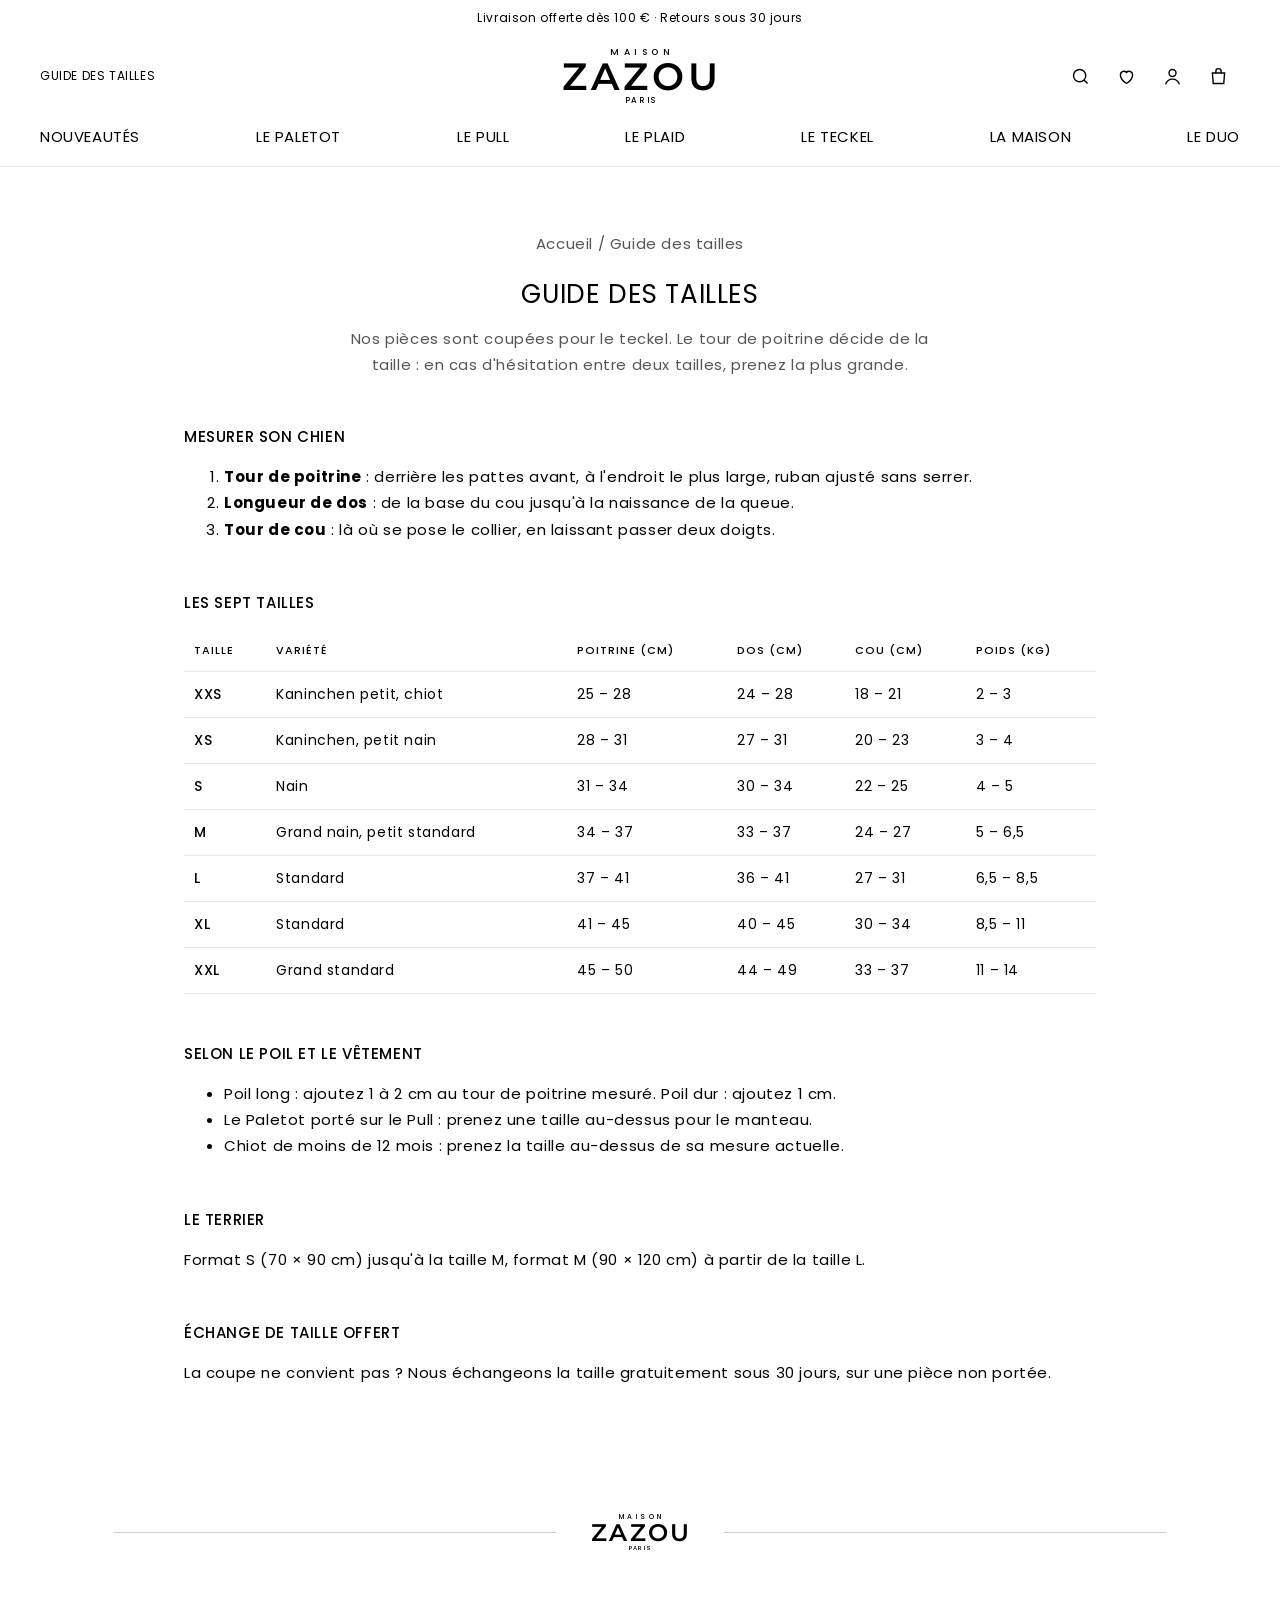
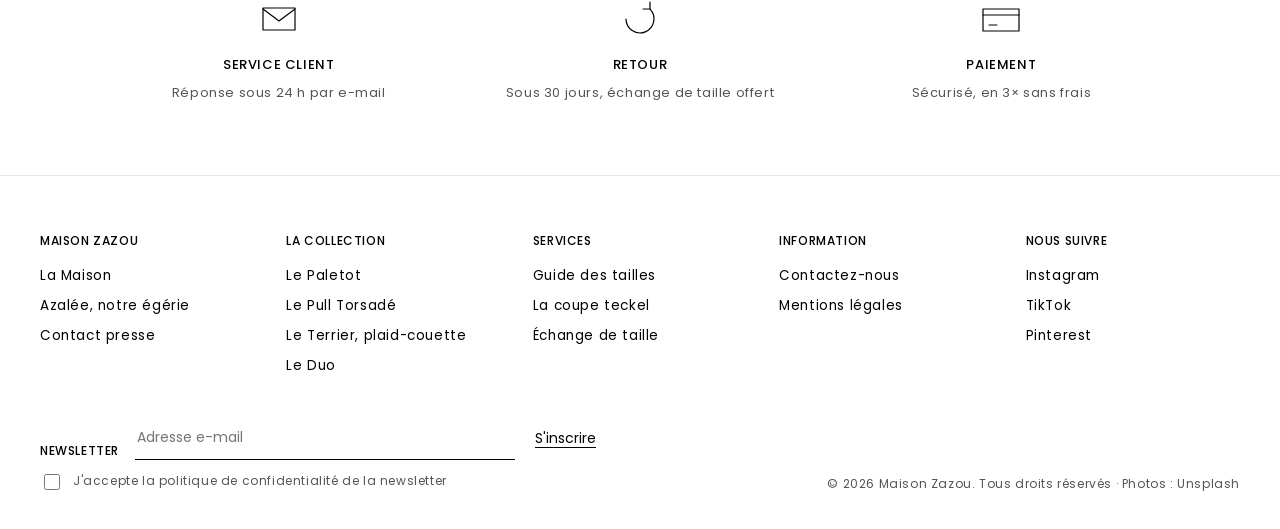
<file: guide-des-tailles.html>
<!doctype html>
<html lang="fr">
<head>
  <meta charset="utf-8">
  <meta name="viewport" content="width=device-width, initial-scale=1">
  <title>Guide des tailles – Maison Zazou</title>
  <meta name="description" content="Guide des tailles Maison Zazou : sept tailles pour le teckel, du kaninchen au grand standard.">
  <meta property="og:title" content="Guide des tailles – Maison Zazou">
  <meta property="og:description" content="Guide des tailles Maison Zazou : sept tailles pour le teckel, du kaninchen au grand standard.">
  <meta property="og:image" content="https://images.unsplash.com/photo-1536867520774-5b4f2628a69b?w=1200&q=80&auto=format&fit=crop">
  <meta property="og:type" content="website">
  <link rel="icon" href="favicon.svg" type="image/svg+xml">
  <link rel="preconnect" href="https://fonts.googleapis.com">
  <link rel="preconnect" href="https://fonts.gstatic.com" crossorigin>
  <link rel="preconnect" href="https://images.unsplash.com">
  <link rel="stylesheet" href="https://fonts.googleapis.com/css2?family=Montserrat:wght@600&family=Poppins:wght@300;400;500;700&display=swap">
  <link rel="stylesheet" href="styles.css?v=20261017-3">
  <script src="site.js?v=20261017-3" defer></script>
</head>
<body>
<a class="skip-link" href="#contenu">Aller au contenu</a>
<div class="site-top">
  <p class="announce">Livraison offerte dès 100 € · Retours sous 30 jours</p>
  <header class="header">
    <div class="header__row">
      <div class="header__side header__side--left">
        <button class="icon-btn burger" type="button" aria-label="Ouvrir le menu" aria-expanded="false" aria-controls="menu"><svg aria-hidden="true" viewBox="0 0 24 24" fill="none" stroke="currentColor" stroke-width="1.6"><path d="M3 7h18M3 12h18M3 17h18"/></svg></button>
        <a class="nav-link-text" href="guide-des-tailles.html">Guide des tailles</a>
      </div>
      <a class="logo" href="index.html" aria-label="Maison Zazou, accueil">
        <span class="logo__maison">MAISON</span><span class="logo__name">ZAZOU</span><span class="logo__paris">PARIS</span>
      </a>
      <div class="header__side header__side--right">
        <button class="icon-btn hide-mobile" type="button" aria-label="Rechercher"><svg aria-hidden="true" viewBox="0 0 24 24" fill="none" stroke="currentColor" stroke-width="1.6"><circle cx="11" cy="11" r="7"/><path d="M20 20l-4-4"/></svg></button>
        <button class="icon-btn hide-mobile" type="button" aria-label="Mes favoris"><svg aria-hidden="true" viewBox="0 0 24 24" fill="none" stroke="currentColor" stroke-width="1.6"><path d="M12 20s-7-4.4-7-10a4 4 0 017-2.6A4 4 0 0119 10c0 5.6-7 10-7 10z"/></svg></button>
        <button class="icon-btn hide-mobile" type="button" aria-label="Mon compte"><svg aria-hidden="true" viewBox="0 0 24 24" fill="none" stroke="currentColor" stroke-width="1.6"><circle cx="12" cy="8" r="4"/><path d="M4 21c1.5-4 4.5-6 8-6s6.5 2 8 6"/></svg></button>
        <button class="icon-btn" type="button" aria-label="Panier, 0 article"><svg aria-hidden="true" viewBox="0 0 24 24" fill="none" stroke="currentColor" stroke-width="1.6"><path d="M5 8h14l-1 12H6L5 8z"/><path d="M9 8V6a3 3 0 016 0v2"/></svg></button>
      </div>
    </div>
    <nav id="menu" class="nav" aria-label="Navigation principale">
      <button class="icon-btn menu-close nav__extra" type="button" aria-label="Fermer le menu"><svg aria-hidden="true" viewBox="0 0 24 24" fill="none" stroke="currentColor" stroke-width="1.6"><path d="M6 6l12 12M18 6L6 18"/></svg></button>
      <a href="collection.html">Nouveautés</a>
      <a href="le-paletot.html">Le Paletot</a>
      <a href="le-pull.html">Le Pull</a>
      <a href="le-terrier.html">Le Plaid</a>
      <a href="le-teckel.html">Le Teckel</a>
      <a href="la-maison.html">La Maison</a>
      <a href="le-duo.html">Le Duo</a>
      <a class="nav__extra" href="guide-des-tailles.html">Guide des tailles</a>
    </nav>
  </header>
</div>

<main id="contenu">
  <div class="page">
  <p class="breadcrumb" style="text-align:center"><a href="index.html">Accueil</a> / Guide des tailles</p>
  <h1>Guide des tailles</h1>
  <p class="lead">Nos pièces sont coupées pour le teckel. Le tour de poitrine décide de la taille : en cas d'hésitation entre deux tailles, prenez la plus grande.</p>
  <h2>Mesurer son chien</h2>
  <ol>
    <li><strong>Tour de poitrine</strong> : derrière les pattes avant, à l'endroit le plus large, ruban ajusté sans serrer.</li>
    <li><strong>Longueur de dos</strong> : de la base du cou jusqu'à la naissance de la queue.</li>
    <li><strong>Tour de cou</strong> : là où se pose le collier, en laissant passer deux doigts.</li>
  </ol>
  <h2>Les sept tailles</h2>
  <div class="table-wrap">
    <table class="size-table">
      <thead><tr><th scope="col">Taille</th><th scope="col">Variété</th><th scope="col">Poitrine (cm)</th><th scope="col">Dos (cm)</th><th scope="col">Cou (cm)</th><th scope="col">Poids (kg)</th></tr></thead>
      <tbody>
        <tr><td>XXS</td><td>Kaninchen petit, chiot</td><td>25 – 28</td><td>24 – 28</td><td>18 – 21</td><td>2 – 3</td></tr>
        <tr><td>XS</td><td>Kaninchen, petit nain</td><td>28 – 31</td><td>27 – 31</td><td>20 – 23</td><td>3 – 4</td></tr>
        <tr><td>S</td><td>Nain</td><td>31 – 34</td><td>30 – 34</td><td>22 – 25</td><td>4 – 5</td></tr>
        <tr><td>M</td><td>Grand nain, petit standard</td><td>34 – 37</td><td>33 – 37</td><td>24 – 27</td><td>5 – 6,5</td></tr>
        <tr><td>L</td><td>Standard</td><td>37 – 41</td><td>36 – 41</td><td>27 – 31</td><td>6,5 – 8,5</td></tr>
        <tr><td>XL</td><td>Standard</td><td>41 – 45</td><td>40 – 45</td><td>30 – 34</td><td>8,5 – 11</td></tr>
        <tr><td>XXL</td><td>Grand standard</td><td>45 – 50</td><td>44 – 49</td><td>33 – 37</td><td>11 – 14</td></tr>
      </tbody>
    </table>
  </div>
  <h2>Selon le poil et le vêtement</h2>
  <ul>
    <li>Poil long : ajoutez 1 à 2 cm au tour de poitrine mesuré. Poil dur : ajoutez 1 cm.</li>
    <li>Le Paletot porté sur le Pull : prenez une taille au-dessus pour le manteau.</li>
    <li>Chiot de moins de 12 mois : prenez la taille au-dessus de sa mesure actuelle.</li>
  </ul>
  <h2>Le Terrier</h2>
  <p>Format S (70 × 90 cm) jusqu'à la taille M, format M (90 × 120 cm) à partir de la taille L.</p>
  <h2 id="echange">Échange de taille offert</h2>
  <p>La coupe ne convient pas ? Nous échangeons la taille gratuitement sous 30 jours, sur une pièce non portée.</p>
  </div>
  <section class="promise" aria-label="Nos engagements">
    <div class="promise__divider">
      <span class="logo logo--small" aria-hidden="true"><span class="logo__maison">MAISON</span><span class="logo__name">ZAZOU</span><span class="logo__paris">PARIS</span></span>
    </div>
    <div class="promise__grid">
      <div class="promise__item">
        <svg aria-hidden="true" viewBox="0 0 48 48" fill="none" stroke="#000" stroke-width="1.2" stroke-linecap="round" stroke-linejoin="round"><path d="M8 13h32v22H8z"/><path d="M8 14l16 12 16-12"/></svg>
        <span class="promise__title">Service client</span>
        <span class="promise__text">Réponse sous 24 h par e-mail</span>
      </div>
      <div class="promise__item">
        <svg aria-hidden="true" viewBox="0 0 48 48" fill="none" stroke="#000" stroke-width="1.2" stroke-linecap="round" stroke-linejoin="round"><path d="M10 24a14 14 0 1024-9.9"/><path d="M34 7v7h-7"/></svg>
        <span class="promise__title">Retour</span>
        <span class="promise__text">Sous 30 jours, échange de taille offert</span>
      </div>
      <div class="promise__item">
        <svg aria-hidden="true" viewBox="0 0 48 48" fill="none" stroke="#000" stroke-width="1.2" stroke-linecap="round" stroke-linejoin="round"><path d="M6 14h36v22H6z"/><path d="M6 20h36"/><path d="M12 30h8"/></svg>
        <span class="promise__title">Paiement</span>
        <span class="promise__text">Sécurisé, en 3× sans frais</span>
      </div>
    </div>
  </section>
</main>

<footer class="footer" id="contact">
  <div class="footer__inner">
    <div class="footer__cols">
      <nav class="footer__col" aria-label="Maison Zazou">
        <span class="footer__heading">Maison Zazou</span>
        <a href="la-maison.html">La Maison</a>
        <a href="la-maison.html">Azalée, notre égérie</a>
        <a href="mailto:contact@maisonzazou.fr">Contact presse</a>
      </nav>
      <nav class="footer__col" aria-label="La collection">
        <span class="footer__heading">La collection</span>
        <a href="le-paletot.html">Le Paletot</a>
        <a href="le-pull.html">Le Pull Torsadé</a>
        <a href="le-terrier.html">Le Terrier, plaid-couette</a>
        <a href="le-duo.html">Le Duo</a>
      </nav>
      <nav class="footer__col" aria-label="Services">
        <span class="footer__heading">Services</span>
        <a href="guide-des-tailles.html">Guide des tailles</a>
        <a href="le-teckel.html">La coupe teckel</a>
        <a href="guide-des-tailles.html#echange">Échange de taille</a>
      </nav>
      <nav class="footer__col" aria-label="Information">
        <span class="footer__heading">Information</span>
        <a href="mailto:contact@maisonzazou.fr">Contactez-nous</a>
        <a href="mentions-legales.html">Mentions légales</a>
      </nav>
      <nav class="footer__col" aria-label="Nous suivre">
        <span class="footer__heading">Nous suivre</span>
        <a href="#">Instagram</a>
        <a href="#">TikTok</a>
        <a href="#">Pinterest</a>
      </nav>
    </div>
    <div class="footer__bottom">
      <form class="newsletter" name="newsletter" method="POST" data-netlify="true" netlify-honeypot="bot-field" data-ok="Merci ! Vous recevrez les avant-premières de la Maison.">
        <input type="hidden" name="form-name" value="newsletter">
        <p class="visually-hidden"><label>Ne pas remplir : <input name="bot-field"></label></p>
        <div class="newsletter__row">
          <label class="newsletter__label" for="nl-email">Newsletter</label>
          <input id="nl-email" name="email" type="email" placeholder="Adresse e-mail" autocomplete="email" required>
          <button type="submit">S'inscrire</button>
        </div>
        <label class="newsletter__consent"><input type="checkbox" name="consentement" required>J'accepte la politique de confidentialité de la newsletter</label>
      </form>
      <span class="copyright">© 2026 Maison Zazou. Tous droits réservés · Photos : Unsplash</span>
    </div>
  </div>
</footer>
</body>
</html>
</file>
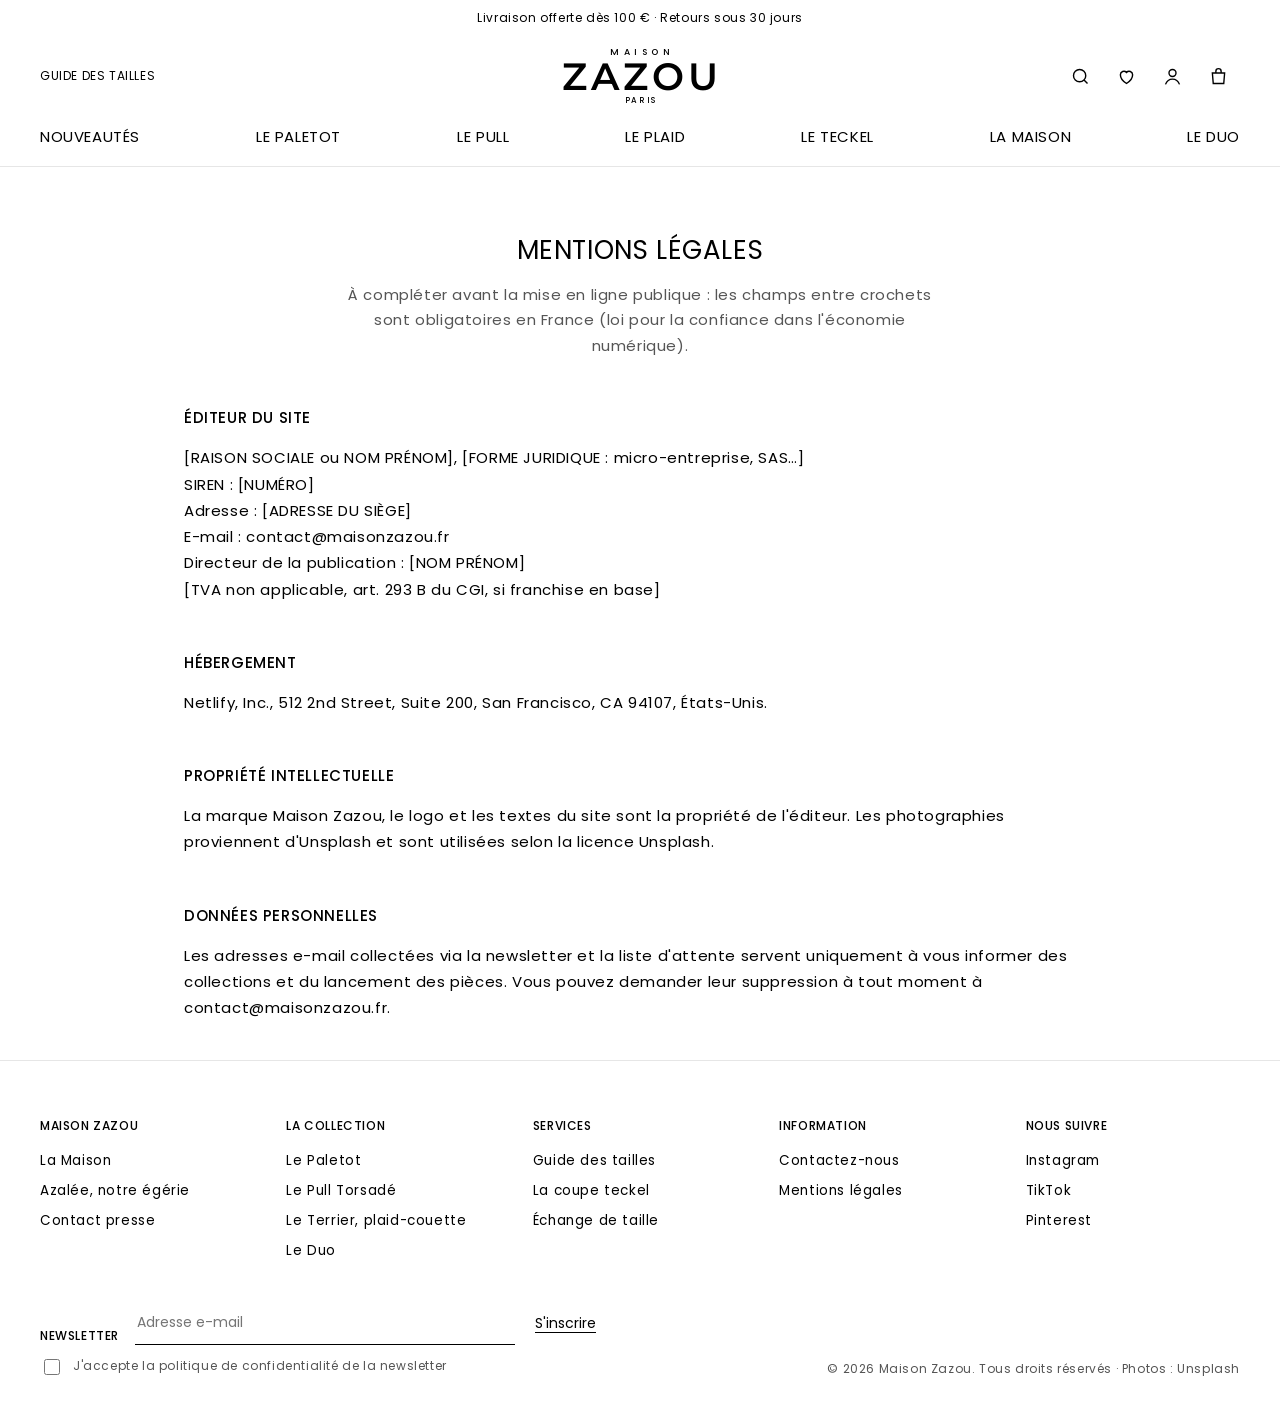
<file: mentions-legales.html>
<!doctype html>
<html lang="fr">
<head>
  <meta charset="utf-8">
  <meta name="viewport" content="width=device-width, initial-scale=1">
  <title>Mentions légales – Maison Zazou</title>
  <meta name="description" content="Mentions légales de Maison Zazou.">
  <meta property="og:title" content="Mentions légales – Maison Zazou">
  <meta property="og:description" content="Mentions légales de Maison Zazou.">
  <meta property="og:image" content="https://images.unsplash.com/photo-1665004063236-998c3f11ce4b?w=1200&q=80&auto=format&fit=crop">
  <meta property="og:type" content="website">
  <link rel="icon" href="favicon.svg" type="image/svg+xml">
  <link rel="preconnect" href="https://fonts.googleapis.com">
  <link rel="preconnect" href="https://fonts.gstatic.com" crossorigin>
  <link rel="preconnect" href="https://images.unsplash.com">
  <link rel="stylesheet" href="https://fonts.googleapis.com/css2?family=Montserrat:wght@600&family=Poppins:wght@300;400;500;700&display=swap">
  <link rel="stylesheet" href="styles.css?v=20261017-3">
  <script src="site.js?v=20261017-3" defer></script>
</head>
<body>
<a class="skip-link" href="#contenu">Aller au contenu</a>
<div class="site-top">
  <p class="announce">Livraison offerte dès 100 € · Retours sous 30 jours</p>
  <header class="header">
    <div class="header__row">
      <div class="header__side header__side--left">
        <button class="icon-btn burger" type="button" aria-label="Ouvrir le menu" aria-expanded="false" aria-controls="menu"><svg aria-hidden="true" viewBox="0 0 24 24" fill="none" stroke="currentColor" stroke-width="1.6"><path d="M3 7h18M3 12h18M3 17h18"/></svg></button>
        <a class="nav-link-text" href="guide-des-tailles.html">Guide des tailles</a>
      </div>
      <a class="logo" href="index.html" aria-label="Maison Zazou, accueil">
        <span class="logo__maison">MAISON</span><span class="logo__name">ZAZOU</span><span class="logo__paris">PARIS</span>
      </a>
      <div class="header__side header__side--right">
        <button class="icon-btn hide-mobile" type="button" aria-label="Rechercher"><svg aria-hidden="true" viewBox="0 0 24 24" fill="none" stroke="currentColor" stroke-width="1.6"><circle cx="11" cy="11" r="7"/><path d="M20 20l-4-4"/></svg></button>
        <button class="icon-btn hide-mobile" type="button" aria-label="Mes favoris"><svg aria-hidden="true" viewBox="0 0 24 24" fill="none" stroke="currentColor" stroke-width="1.6"><path d="M12 20s-7-4.4-7-10a4 4 0 017-2.6A4 4 0 0119 10c0 5.6-7 10-7 10z"/></svg></button>
        <button class="icon-btn hide-mobile" type="button" aria-label="Mon compte"><svg aria-hidden="true" viewBox="0 0 24 24" fill="none" stroke="currentColor" stroke-width="1.6"><circle cx="12" cy="8" r="4"/><path d="M4 21c1.5-4 4.5-6 8-6s6.5 2 8 6"/></svg></button>
        <button class="icon-btn" type="button" aria-label="Panier, 0 article"><svg aria-hidden="true" viewBox="0 0 24 24" fill="none" stroke="currentColor" stroke-width="1.6"><path d="M5 8h14l-1 12H6L5 8z"/><path d="M9 8V6a3 3 0 016 0v2"/></svg></button>
      </div>
    </div>
    <nav id="menu" class="nav" aria-label="Navigation principale">
      <button class="icon-btn menu-close nav__extra" type="button" aria-label="Fermer le menu"><svg aria-hidden="true" viewBox="0 0 24 24" fill="none" stroke="currentColor" stroke-width="1.6"><path d="M6 6l12 12M18 6L6 18"/></svg></button>
      <a href="collection.html">Nouveautés</a>
      <a href="le-paletot.html">Le Paletot</a>
      <a href="le-pull.html">Le Pull</a>
      <a href="le-terrier.html">Le Plaid</a>
      <a href="le-teckel.html">Le Teckel</a>
      <a href="la-maison.html">La Maison</a>
      <a href="le-duo.html">Le Duo</a>
      <a class="nav__extra" href="guide-des-tailles.html">Guide des tailles</a>
    </nav>
  </header>
</div>

<main id="contenu">
  <div class="page">
  <h1>Mentions légales</h1>
  <p class="lead">À compléter avant la mise en ligne publique : les champs entre crochets sont obligatoires en France (loi pour la confiance dans l'économie numérique).</p>
  <h2>Éditeur du site</h2>
  <p>[RAISON SOCIALE ou NOM PRÉNOM], [FORME JURIDIQUE : micro-entreprise, SAS…]<br>
  SIREN : [NUMÉRO]<br>Adresse : [ADRESSE DU SIÈGE]<br>E-mail : contact@maisonzazou.fr<br>
  Directeur de la publication : [NOM PRÉNOM]<br>[TVA non applicable, art. 293 B du CGI, si franchise en base]</p>
  <h2>Hébergement</h2>
  <p>Netlify, Inc., 512 2nd Street, Suite 200, San Francisco, CA 94107, États-Unis.</p>
  <h2>Propriété intellectuelle</h2>
  <p>La marque Maison Zazou, le logo et les textes du site sont la propriété de l'éditeur. Les photographies proviennent d'Unsplash et sont utilisées selon la licence Unsplash.</p>
  <h2>Données personnelles</h2>
  <p>Les adresses e-mail collectées via la newsletter et la liste d'attente servent uniquement à vous informer des collections et du lancement des pièces. Vous pouvez demander leur suppression à tout moment à contact@maisonzazou.fr.</p>
  </div>
</main>

<footer class="footer" id="contact">
  <div class="footer__inner">
    <div class="footer__cols">
      <nav class="footer__col" aria-label="Maison Zazou">
        <span class="footer__heading">Maison Zazou</span>
        <a href="la-maison.html">La Maison</a>
        <a href="la-maison.html">Azalée, notre égérie</a>
        <a href="mailto:contact@maisonzazou.fr">Contact presse</a>
      </nav>
      <nav class="footer__col" aria-label="La collection">
        <span class="footer__heading">La collection</span>
        <a href="le-paletot.html">Le Paletot</a>
        <a href="le-pull.html">Le Pull Torsadé</a>
        <a href="le-terrier.html">Le Terrier, plaid-couette</a>
        <a href="le-duo.html">Le Duo</a>
      </nav>
      <nav class="footer__col" aria-label="Services">
        <span class="footer__heading">Services</span>
        <a href="guide-des-tailles.html">Guide des tailles</a>
        <a href="le-teckel.html">La coupe teckel</a>
        <a href="guide-des-tailles.html#echange">Échange de taille</a>
      </nav>
      <nav class="footer__col" aria-label="Information">
        <span class="footer__heading">Information</span>
        <a href="mailto:contact@maisonzazou.fr">Contactez-nous</a>
        <a href="mentions-legales.html">Mentions légales</a>
      </nav>
      <nav class="footer__col" aria-label="Nous suivre">
        <span class="footer__heading">Nous suivre</span>
        <a href="#">Instagram</a>
        <a href="#">TikTok</a>
        <a href="#">Pinterest</a>
      </nav>
    </div>
    <div class="footer__bottom">
      <form class="newsletter" name="newsletter" method="POST" data-netlify="true" netlify-honeypot="bot-field" data-ok="Merci ! Vous recevrez les avant-premières de la Maison.">
        <input type="hidden" name="form-name" value="newsletter">
        <p class="visually-hidden"><label>Ne pas remplir : <input name="bot-field"></label></p>
        <div class="newsletter__row">
          <label class="newsletter__label" for="nl-email">Newsletter</label>
          <input id="nl-email" name="email" type="email" placeholder="Adresse e-mail" autocomplete="email" required>
          <button type="submit">S'inscrire</button>
        </div>
        <label class="newsletter__consent"><input type="checkbox" name="consentement" required>J'accepte la politique de confidentialité de la newsletter</label>
      </form>
      <span class="copyright">© 2026 Maison Zazou. Tous droits réservés · Photos : Unsplash</span>
    </div>
  </div>
</footer>
</body>
</html>
</file>
<file: styles.css>
/* =========================================================
   Maison Zazou — feuille de style
   Structure calquée sur les codes des maisons parisiennes :
   en-tête collant, grandes images, textes courts et centrés.
   ========================================================= */
:root {
  --ink: #000;
  --muted: #555;
  --line: #e6e6e6;
  --cream: #f7f4f1;
  --choco: #3b2a20;
  --white: #fff;
  --font: 'Poppins', system-ui, -apple-system, sans-serif;
  --logo: 'Montserrat', 'Poppins', sans-serif;
  --gutter: 40px;
  --section: 88px;
  --ease: cubic-bezier(.22, .61, .36, 1);
}

* { box-sizing: border-box; }
html { scroll-behavior: smooth; -webkit-text-size-adjust: 100%; }
body {
  margin: 0; background: var(--white); color: var(--ink);
  font-family: var(--font); font-size: 16px; letter-spacing: .6px;
  -webkit-font-smoothing: antialiased;
  animation: page-in .5s var(--ease) both;
}
@keyframes page-in { from { opacity: 0; } to { opacity: 1; } }
img { display: block; max-width: 100%; }
a { color: inherit; text-decoration: none; transition: opacity .25s var(--ease); }
a:hover { opacity: .7; }
button { font: inherit; color: inherit; }
.visually-hidden { position: absolute; width: 1px; height: 1px; padding: 0; margin: -1px; overflow: hidden; clip: rect(0 0 0 0); white-space: nowrap; border: 0; }
.skip-link { position: absolute; left: -9999px; top: 0; background: #fff; padding: 8px 12px; z-index: 200; }
.skip-link:focus { left: 8px; }
body.menu-open { overflow: hidden; }
body.menu-open::after { content: ''; position: fixed; inset: 0; background: rgba(0,0,0,.35); z-index: 40; animation: page-in .3s var(--ease); }

/* ---------- Logo ---------- */
.logo { display: flex; flex-direction: column; align-items: center; line-height: 1; }
.logo:hover { opacity: 1; }
.logo__maison { font-size: 9px; font-weight: 500; letter-spacing: .5em; padding-left: .5em; }
.logo__name { font-family: var(--logo); font-weight: 600; font-size: 38px; letter-spacing: .1em; padding-left: .1em; line-height: 1.05; transition: font-size .35s var(--ease); }
.logo__paris { font-size: 8px; font-weight: 500; letter-spacing: .2em; padding-left: .2em; }
.logo--small .logo__maison { font-size: 7px; }
.logo--small .logo__name { font-size: 24px; }
.logo--small .logo__paris { font-size: 6px; }

/* ---------- En-tête collant ---------- */
.site-top {
  position: sticky; top: 0; z-index: 50;
  background: var(--white); color: var(--ink);
  border-bottom: 1px solid var(--line);
  transition: background-color .35s var(--ease), color .35s var(--ease), border-color .35s var(--ease);
}
/* Accueil : posé sur la photo, devient blanc dès qu'on descend */
.site-top--overlay { position: fixed; left: 0; right: 0; background: transparent; color: var(--white); border-color: transparent; }
.site-top--overlay::before { content: ''; position: absolute; inset: 0 0 -60px; background: linear-gradient(rgba(0,0,0,.42), rgba(0,0,0,0)); pointer-events: none; transition: opacity .35s var(--ease); z-index: -1; }
.site-top.is-scrolled { background: var(--white); color: var(--ink); border-color: var(--line); }
.site-top.is-scrolled::before { opacity: 0; }
.announce { margin: 0; text-align: center; font-size: 12px; padding: 9px 16px; max-height: 40px; overflow: hidden; transition: max-height .35s var(--ease), padding .35s var(--ease); }
.site-top.is-scrolled .logo__name { font-size: 32px; }

.header { max-width: 1440px; margin: 0 auto; padding: 12px var(--gutter) 0; }
.header__row { display: grid; grid-template-columns: 1fr auto 1fr; align-items: center; gap: 16px; }
.header__side { display: flex; align-items: center; gap: 2px; }
.header__side--left { font-size: 12px; text-transform: uppercase; }
.header__side--right { justify-content: flex-end; }
.icon-btn { width: 44px; height: 44px; border: 0; background: transparent; cursor: pointer; display: inline-flex; align-items: center; justify-content: center; color: inherit; transition: opacity .25s var(--ease); }
.icon-btn:hover { opacity: .65; }
.icon-btn svg { width: 21px; height: 21px; }
.burger { display: none; }
.nav { display: flex; justify-content: space-between; gap: 8px 24px; padding: 16px 0 14px; font-size: 15px; text-transform: uppercase; }
.nav a { position: relative; padding: 4px 0; }
.nav a::after { content: ''; position: absolute; left: 0; right: 0; bottom: 0; height: 1px; background: currentColor; transform: scaleX(0); transform-origin: left; transition: transform .35s var(--ease); }
.nav a:hover { opacity: 1; }
.nav a:hover::after, .nav a[aria-current="page"]::after { transform: scaleX(1); }
.nav__extra { display: none; }

/* ---------- Photos ---------- */
.photo { position: relative; overflow: hidden; background: #e9e4de; display: block; min-width: 0; }
.photo img { width: 100%; height: 100%; object-fit: cover; transition: transform 1.1s var(--ease), opacity .6s var(--ease); }
.photo img.is-loading { opacity: 0; }
a:hover .photo img, .photo--zoom:hover img { transform: scale(1.04); }
a:hover .photo { opacity: 1; }
/* Ombre basse : lisibilité des libellés sans assombrir toute la photo */
.photo--foot::after { content: ''; position: absolute; inset: 45% 0 0 0; background: linear-gradient(rgba(0,0,0,0), rgba(0,0,0,.5)); pointer-events: none; }

/* Libellé « — TEXTE » */
.dash-link { display: inline-flex; align-items: center; gap: 14px; font-size: 13px; text-transform: uppercase; white-space: nowrap; }
.dash-link::before { content: ''; width: 32px; height: 1px; background: currentColor; transition: width .35s var(--ease); }
a.dash-link:hover, a:hover > .dash-link { opacity: 1; }
a.dash-link:hover::before, a:hover > .dash-link::before { width: 48px; }

/* ---------- Ouverture ---------- */
.hero { position: relative; height: 88vh; min-height: 520px; max-height: 820px; display: grid; grid-template-columns: 1fr 1fr; }
.hero .photo { height: 100%; }
.hero__label { position: absolute; bottom: 40px; left: 50%; transform: translateX(-50%); color: var(--white); z-index: 2; }

/* ---------- Rangée de produits ---------- */
.products { display: grid; grid-template-columns: repeat(4, minmax(0, 1fr)); gap: 40px 20px; max-width: 1240px; margin: 0 auto; padding: 56px var(--gutter) var(--section); }
.products--3 { grid-template-columns: repeat(3, minmax(0, 1fr)); max-width: 1000px; }
.products--2 { grid-template-columns: repeat(2, minmax(0, 1fr)); max-width: 720px; }
.product { display: flex; flex-direction: column; align-items: center; text-align: center; }
.product:hover { opacity: 1; }
.product .photo { width: 100%; aspect-ratio: 1 / 1; background: var(--cream); }
.product__line { margin-top: 18px; font-size: 10.5px; letter-spacing: 1.5px; text-transform: uppercase; color: var(--muted); }
.product__name { margin: 6px 0 0; font-size: 14px; text-transform: uppercase; font-weight: 400; }
.product__price { margin-top: 6px; font-size: 13.5px; }
.product__price s { color: var(--muted); margin-left: 8px; }

/* ---------- Bannière Duo : texte sur aplat, photo à droite ---------- */
.duo { display: grid; grid-template-columns: 1fr 1fr; height: 520px; }
.duo__panel { background: var(--choco); color: var(--white); display: flex; flex-direction: column; justify-content: center; align-items: center; gap: 22px; padding: 64px 32px; text-align: center; }
.duo__panel:hover { opacity: 1; }
.duo__title { margin: 0; font-weight: 700; font-size: clamp(56px, 6vw, 88px); line-height: .92; text-transform: uppercase; letter-spacing: 0; }
.duo__sub { margin: 0; font-size: 13px; letter-spacing: 1.5px; text-transform: uppercase; opacity: .85; }
.duo .photo { height: 100%; }

/* ---------- Titres de section ---------- */
.section { padding-top: var(--section); }
.section-title { margin: 0 0 36px; text-align: center; font-size: 20px; font-weight: 400; text-transform: uppercase; }

/* ---------- Tuiles 2 × 2 ---------- */
.tiles { display: grid; grid-template-columns: repeat(2, minmax(0, 1fr)); gap: 4px; }
.tile { position: relative; display: block; aspect-ratio: 16 / 9; color: var(--white); }
.tile:hover { opacity: 1; }
.tile .photo { position: absolute; inset: 0; }
.tile .dash-link { position: absolute; bottom: 30px; left: 50%; transform: translateX(-50%); z-index: 2; }

/* ---------- Bandeau pleine largeur ---------- */
.wide { position: relative; display: block; aspect-ratio: 12 / 5; max-height: 600px; width: 100%; margin-top: 4px; color: var(--white); }
.wide:hover { opacity: 1; }
.wide .photo { position: absolute; inset: 0; }
.wide .dash-link { position: absolute; bottom: 40px; left: 50%; transform: translateX(-50%); z-index: 2; }

/* ---------- Deux images à cartouche ---------- */
.ateliers { display: grid; grid-template-columns: repeat(2, minmax(0, 1fr)); gap: 8px; max-width: 1240px; margin: 0 auto; padding: 0 var(--gutter); }
.atelier { position: relative; aspect-ratio: 16 / 7; display: flex; align-items: center; justify-content: center; }
.atelier:hover { opacity: 1; }
.atelier .photo { position: absolute; inset: 0; }
.atelier__label { position: relative; z-index: 2; background: var(--white); color: var(--ink); padding: 12px 20px; font-size: 14px; text-transform: uppercase; transition: padding .35s var(--ease); }
.atelier:hover .atelier__label { padding: 12px 28px; }

/* ---------- Engagements ---------- */
.promise { max-width: 1100px; margin: 0 auto; padding: var(--section) 24px 72px; }
.promise__divider { display: flex; align-items: center; gap: 32px; }
.promise__divider::before, .promise__divider::after { content: ''; flex: 1 1 0; height: 1px; background: #ccc; }
.promise__grid { margin-top: 44px; display: grid; grid-template-columns: repeat(3, minmax(0, 1fr)); gap: 32px; text-align: center; }
.promise__item { display: flex; flex-direction: column; align-items: center; gap: 8px; }
.promise__item svg { width: 48px; height: 48px; margin-bottom: 4px; }
.promise__title { font-size: 13px; text-transform: uppercase; font-weight: 500; }
.promise__text { font-size: 13px; color: var(--muted); }

/* ---------- Pied de page ---------- */
.footer { border-top: 1px solid var(--line); }
.footer__inner { max-width: 1440px; margin: 0 auto; padding: 56px var(--gutter) 36px; display: flex; flex-direction: column; gap: 40px; }
.footer__cols { display: grid; grid-template-columns: repeat(5, minmax(0, 1fr)); gap: 32px; font-size: 13.5px; }
.footer__col { display: flex; flex-direction: column; gap: 10px; }
.footer__heading { font-size: 12px; font-weight: 500; text-transform: uppercase; margin-bottom: 6px; }
.footer__bottom { display: flex; flex-wrap: wrap; justify-content: space-between; align-items: flex-end; gap: 24px; }
.newsletter { display: flex; flex-direction: column; gap: 12px; flex: 0 1 560px; }
.newsletter__row { display: flex; flex-wrap: wrap; align-items: flex-end; gap: 16px; }
.newsletter__label { font-size: 12px; font-weight: 500; text-transform: uppercase; }
.newsletter input[type=email] { flex: 1 1 220px; min-height: 44px; border: 0; border-bottom: 1px solid var(--ink); background: transparent; font: 14px var(--font); color: var(--ink); padding: 0 2px; border-radius: 0; }
.newsletter input[type=email]:focus { outline: none; border-bottom-width: 2px; }
.newsletter button { min-height: 44px; border: 0; background: transparent; cursor: pointer; font-size: 14px; padding: 0 4px; text-decoration: underline; text-underline-offset: 4px; }
.newsletter__consent { display: flex; gap: 10px; align-items: flex-start; font-size: 12px; color: var(--muted); line-height: 1.5; }
.newsletter__consent input { margin-top: 2px; width: 16px; height: 16px; }
.copyright { font-size: 12px; color: var(--muted); }

/* ---------- Pages éditoriales (Maison, Teckel) ---------- */
.manifesto__hero { height: 60vh; min-height: 360px; max-height: 560px; }
.manifesto__image { aspect-ratio: 16 / 9; max-width: 960px; margin: 0 auto; }
.manifesto__intro { max-width: 720px; margin: 0 auto; padding: 72px 24px 56px; text-align: center; }
.manifesto__intro h1 { margin: 0 0 16px; font-size: 26px; font-weight: 400; text-transform: uppercase; }
.manifesto__intro p { margin: 0; font-size: 16px; line-height: 1.8; color: var(--muted); }
.manifesto__block { max-width: 680px; margin: 0 auto; padding: 64px 24px; text-align: center; }
.manifesto__block h2 { margin: 0 0 18px; font-size: 18px; font-weight: 500; text-transform: uppercase; }
.manifesto__block p { margin: 0 0 14px; font-size: 15px; line-height: 1.85; color: var(--muted); }
.manifesto__block .dash-link { margin-top: 14px; }
.manifesto__lead { font-size: 12.5px !important; text-transform: uppercase; letter-spacing: 1.5px; color: var(--ink) !important; }
.manifesto__closing { margin-top: 28px !important; font-size: 13.5px !important; text-transform: uppercase; letter-spacing: 1.5px; color: var(--ink) !important; }


/* ---------- Pages manifeste (La Maison, Le Teckel) : titre fort + blocs image / texte alternés ---------- */
.mh { max-width: 860px; margin: 0 auto; padding: 48px 24px 40px; text-align: center; }
.mh h1 { margin: 0 0 22px; font-weight: 700; font-size: clamp(38px, 4.6vw, 60px); line-height: 1.05; text-transform: uppercase; letter-spacing: 0; }
.mh p { margin: 0; font-size: 18px; line-height: 1.75; }
.mh .breadcrumb { font-size: 12px; margin-bottom: 26px; color: var(--muted); }
.split { display: grid; grid-template-columns: 1fr 1fr; gap: 72px; align-items: center; max-width: 1160px; margin: 0 auto; padding: 44px var(--gutter); }
.split .photo { aspect-ratio: 1 / 1; max-height: 540px; }
.split--rev .photo { order: 2; }
.split__text { text-align: center; padding: 0 8px; }
.split__text h2 { margin: 0 0 26px; font-weight: 600; font-size: clamp(28px, 3vw, 40px); line-height: 1.1; text-transform: uppercase; letter-spacing: 0; }
.split__text p { margin: 0 0 16px; font-size: 15.5px; line-height: 1.9; }
.split__text .dash-link { margin-top: 12px; }

/* ---------- Pages simples (guide, mentions) ---------- */
.page { max-width: 960px; margin: 0 auto; padding: 64px 24px 24px; }
.page h1 { margin: 0 0 12px; font-size: 26px; font-weight: 400; text-transform: uppercase; text-align: center; }
.page .lead { margin: 0 auto 48px; max-width: 620px; text-align: center; color: var(--muted); line-height: 1.7; }
.page h2 { font-size: 15px; font-weight: 500; text-transform: uppercase; margin: 48px 0 16px; }
.page p, .page li { line-height: 1.75; font-size: 15px; }
.table-wrap { overflow-x: auto; }
.size-table { width: 100%; border-collapse: collapse; font-size: 14px; }
.size-table th, .size-table td { padding: 12px 10px; border-bottom: 1px solid var(--line); text-align: left; white-space: nowrap; }
.size-table th { font-weight: 500; text-transform: uppercase; font-size: 11px; letter-spacing: 1px; }
.size-table td:first-child { font-weight: 500; }
.size-table tbody tr:hover { background: var(--cream); }

/* ---------- Fil d'Ariane ---------- */
.breadcrumb { margin: 0 0 18px; font-size: 12px; color: var(--muted); }
.breadcrumb a:hover { text-decoration: underline; opacity: 1; }

/* ---------- Fiche produit ---------- */
.pdp { display: grid; grid-template-columns: minmax(0, 1.25fr) minmax(0, 1fr); gap: 56px; max-width: 1360px; margin: 0 auto; padding: 24px var(--gutter) 0; }
.pdp__gallery { display: grid; grid-template-columns: 1fr 1fr; gap: 4px; align-content: start; }
.pdp__img { aspect-ratio: 4 / 5; }
.pdp__info { position: sticky; top: 170px; align-self: start; padding: 16px 0 32px; display: flex; flex-direction: column; max-width: 460px; }
.pdp__name { margin: 6px 0 0; font-size: 22px; font-weight: 400; text-transform: uppercase; }
.pdp__price { margin: 10px 0 0; font-size: 16px; }
.pdp__color { margin: 18px 0 0; font-size: 13px; color: var(--muted); }
.pdp__intro { margin: 12px 0 0; font-size: 15px; line-height: 1.7; }
.pdp__form { margin-top: 26px; display: flex; flex-direction: column; gap: 12px; }
.sizes { border: 0; margin: 0; padding: 0; min-width: 0; }
.sizes legend { width: 100%; display: flex; justify-content: space-between; font-size: 12px; text-transform: uppercase; margin-bottom: 10px; padding: 0; }
.sizes legend a { text-transform: none; text-decoration: underline; color: var(--muted); }
.sizes__grid { display: grid; grid-template-columns: repeat(auto-fill, minmax(54px, 1fr)); gap: 6px; }
.sizes__grid--wide { grid-template-columns: repeat(2, minmax(0, 1fr)); }
.size { position: relative; }
.size input { position: absolute; opacity: 0; inset: 0; margin: 0; cursor: pointer; }
.size span { display: flex; align-items: center; justify-content: center; min-height: 44px; padding: 0 8px; border: 1px solid #ccc; font-size: 13px; cursor: pointer; transition: border-color .2s, background-color .2s, color .2s; }
.size:hover span { border-color: var(--ink); }
.size input:checked + span { border-color: var(--ink); background: var(--ink); color: var(--white); }
.size input:focus-visible + span { outline: 2px solid var(--ink); outline-offset: 2px; }
.pdp__label { font-size: 12px; text-transform: uppercase; margin-top: 6px; }
.pdp__email { min-height: 48px; border: 1px solid #8c8c8c; padding: 0 14px; font: 14px var(--font); border-radius: 0; }
.pdp__email:focus { outline: none; border-color: var(--ink); }
.btn { display: inline-flex; align-items: center; justify-content: center; min-height: 52px; padding: 0 28px; border: 1px solid var(--ink); background: var(--ink); color: var(--white); font: 500 12.5px var(--font); letter-spacing: 1.5px; text-transform: uppercase; cursor: pointer; transition: background-color .25s var(--ease), color .25s var(--ease); }
.btn:hover { background: var(--white); color: var(--ink); opacity: 1; }
.btn--ghost { background: transparent; color: var(--ink); }
.btn--ghost:hover { background: var(--ink); color: var(--white); }
.pdp__note { margin: 0; font-size: 12px; line-height: 1.6; color: var(--muted); }
.form-ok { margin: 0; padding: 14px; background: var(--cream); font-size: 13px; line-height: 1.6; }
.acc { border-top: 1px solid var(--line); }
.acc:first-of-type { margin-top: 30px; }
.acc:last-of-type { border-bottom: 1px solid var(--line); }
.acc summary { padding: 16px 0; font-size: 12.5px; text-transform: uppercase; cursor: pointer; list-style: none; display: flex; justify-content: space-between; }
.acc summary::after { content: '+'; font-size: 16px; line-height: 1; }
.acc[open] summary::after { content: '–'; }
.acc summary::-webkit-details-marker { display: none; }
.acc div { padding-bottom: 12px; font-size: 14px; line-height: 1.75; color: var(--muted); }
.acc p { margin: 0 0 10px; }
.pdp__pair { margin-top: 26px; font-size: 13px; text-decoration: underline; text-underline-offset: 4px; }

/* ---------- Listes de produits ---------- */
.listing__head { text-align: center; padding: 56px 24px 36px; }
.listing__head h1 { margin: 0 0 8px; font-size: 26px; font-weight: 400; text-transform: uppercase; }
.listing__head p { margin: 0; font-size: 13px; color: var(--muted); }
.listing__head .actions { margin-top: 24px; display: flex; flex-wrap: wrap; justify-content: center; gap: 10px; }
.listing { padding-bottom: 0; }
.related { padding-top: var(--section); }
.related .products { padding-top: 0; }

/* =========================================================
   Tablette et mobile
   ========================================================= */
@media (max-width: 1100px) {
  .products, .products--3 { grid-template-columns: repeat(2, minmax(0, 1fr)); row-gap: 40px; }
  .footer__cols { grid-template-columns: repeat(3, minmax(0, 1fr)); }
  .nav { font-size: 13px; }
}

@media (max-width: 900px) {
  :root { --gutter: 16px; --section: 56px; }
  .header { padding: 8px var(--gutter) 8px; }
  .header__side--left .nav-link-text { display: none; }
  .burger { display: inline-flex; }
  .logo__name { font-size: 28px; }
  .site-top.is-scrolled .logo__name { font-size: 24px; }
  .header__side--right .hide-mobile { display: none; }

  /* Menu en tiroir */
  .nav {
    position: fixed; inset: 0 25% 0 0; z-index: 60;
    flex-direction: column; justify-content: flex-start; gap: 0;
    padding: 88px 24px 24px; background: var(--white); color: var(--ink);
    font-size: 15px; transform: translateX(-102%);
    transition: transform .4s var(--ease);
  }
  .nav a { padding: 16px 0; border-bottom: 1px solid var(--line); }
  .nav a::after { display: none; }
  .nav__extra { display: block; }
  body.menu-open .nav { transform: translateX(0); }
  .menu-close { position: absolute; top: 20px; right: 12px; }

  .hero { grid-template-columns: 1fr; height: 88vh; }
  .hero .photo + .photo { display: none; }

  .duo { grid-template-columns: 1fr; height: auto; }
  .duo__panel { padding: 56px 24px; }
  .duo .photo { height: 320px; }

  .tiles, .ateliers { grid-template-columns: 1fr; }
  .wide { aspect-ratio: 4 / 3; }
  .ateliers { padding: 0; }
  .atelier { aspect-ratio: 16 / 9; }
  .products { padding-top: 32px; gap: 32px 12px; }

  .promise__grid { grid-template-columns: 1fr; gap: 28px; }
  .footer__cols { grid-template-columns: repeat(2, minmax(0, 1fr)); }

  .split { grid-template-columns: 1fr; gap: 28px; padding: 28px var(--gutter); }
  .split--rev .photo { order: 0; }
  .mh { padding-top: 32px; }
  .mh p { font-size: 16px; }
  .pdp { grid-template-columns: 1fr; gap: 0; padding: 0; }
  .pdp__gallery { display: flex; overflow-x: auto; scroll-snap-type: x mandatory; gap: 4px; -webkit-overflow-scrolling: touch; }
  .pdp__img { flex: 0 0 78%; scroll-snap-align: start; }
  .pdp__info { position: static; padding: 26px var(--gutter) 0; max-width: none; }
}

@media (max-width: 520px) {
  .products, .products--2, .products--3 { grid-template-columns: repeat(2, minmax(0, 1fr)); }
  .product__name { font-size: 12.5px; }
  .footer__cols { grid-template-columns: 1fr 1fr; }
}

@media (prefers-reduced-motion: reduce) {
  *, *::before, *::after { animation: none !important; transition: none !important; scroll-behavior: auto !important; }
}
</file>
